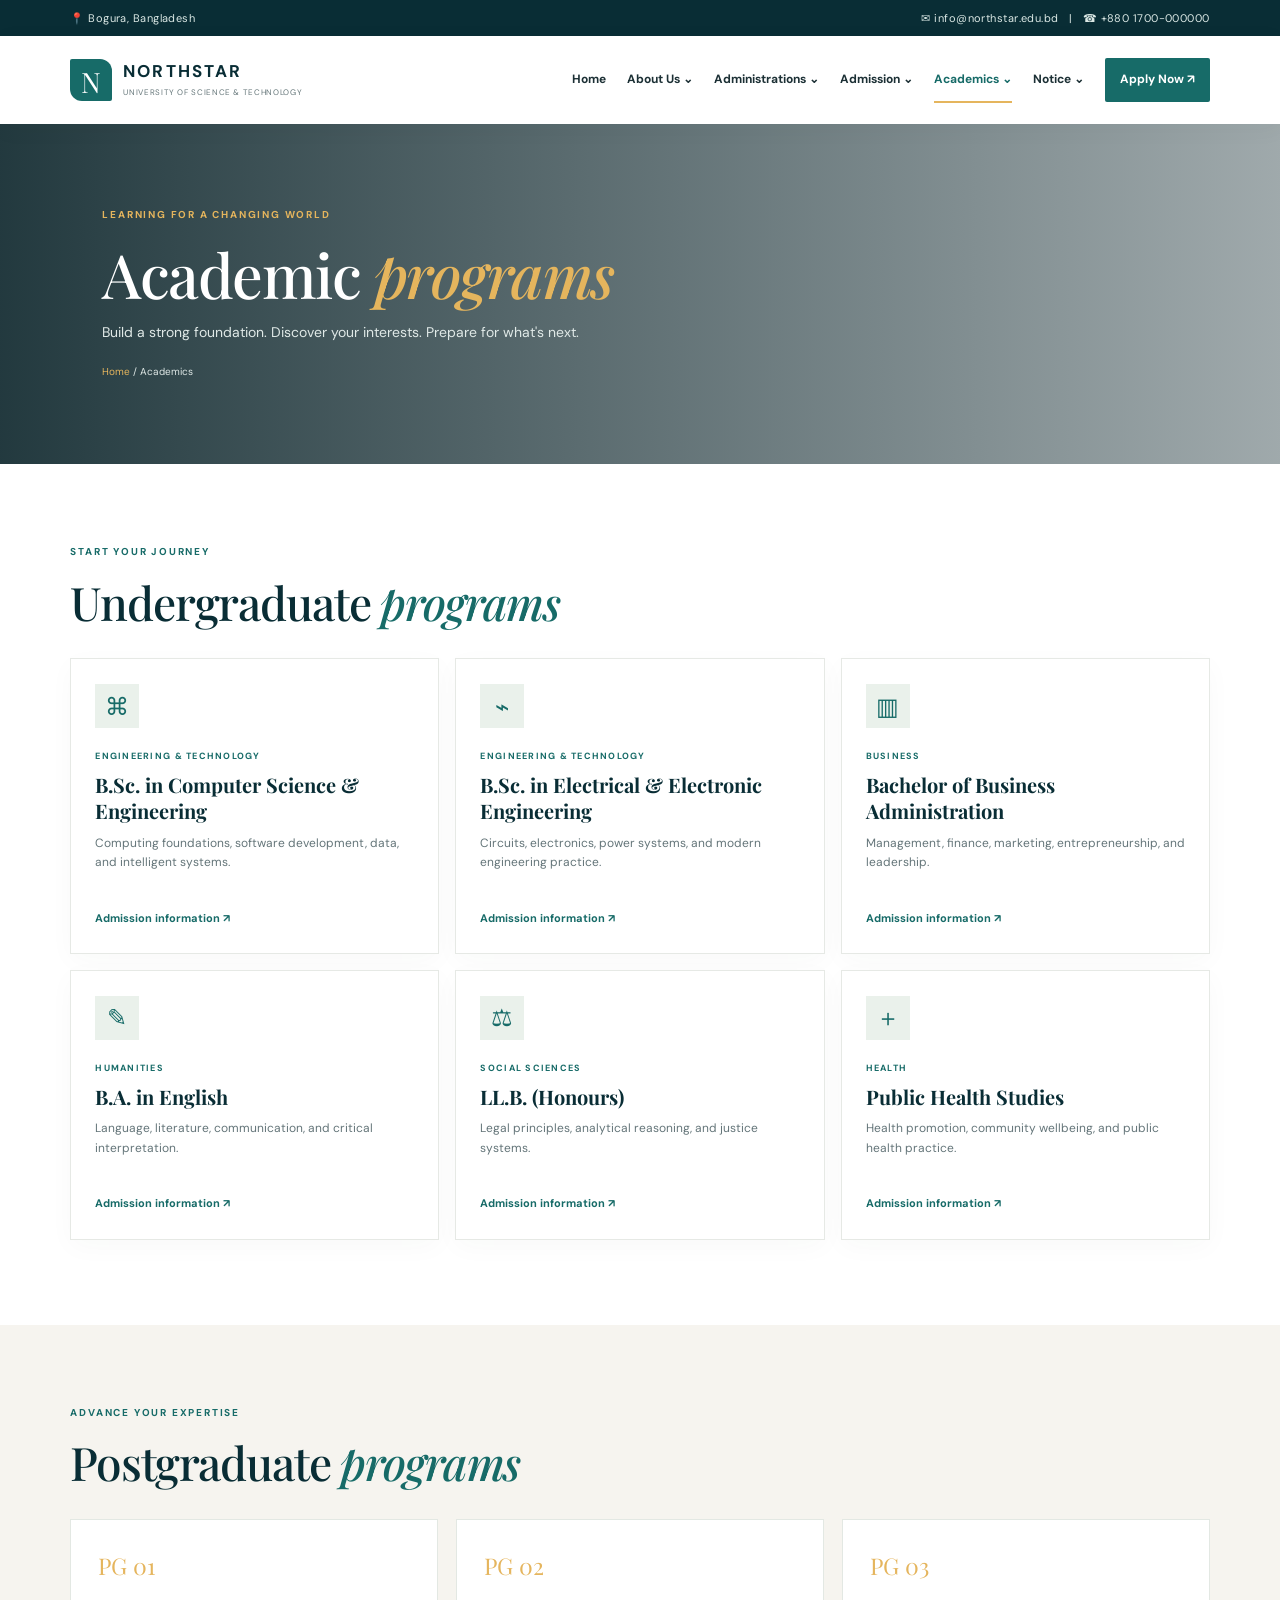
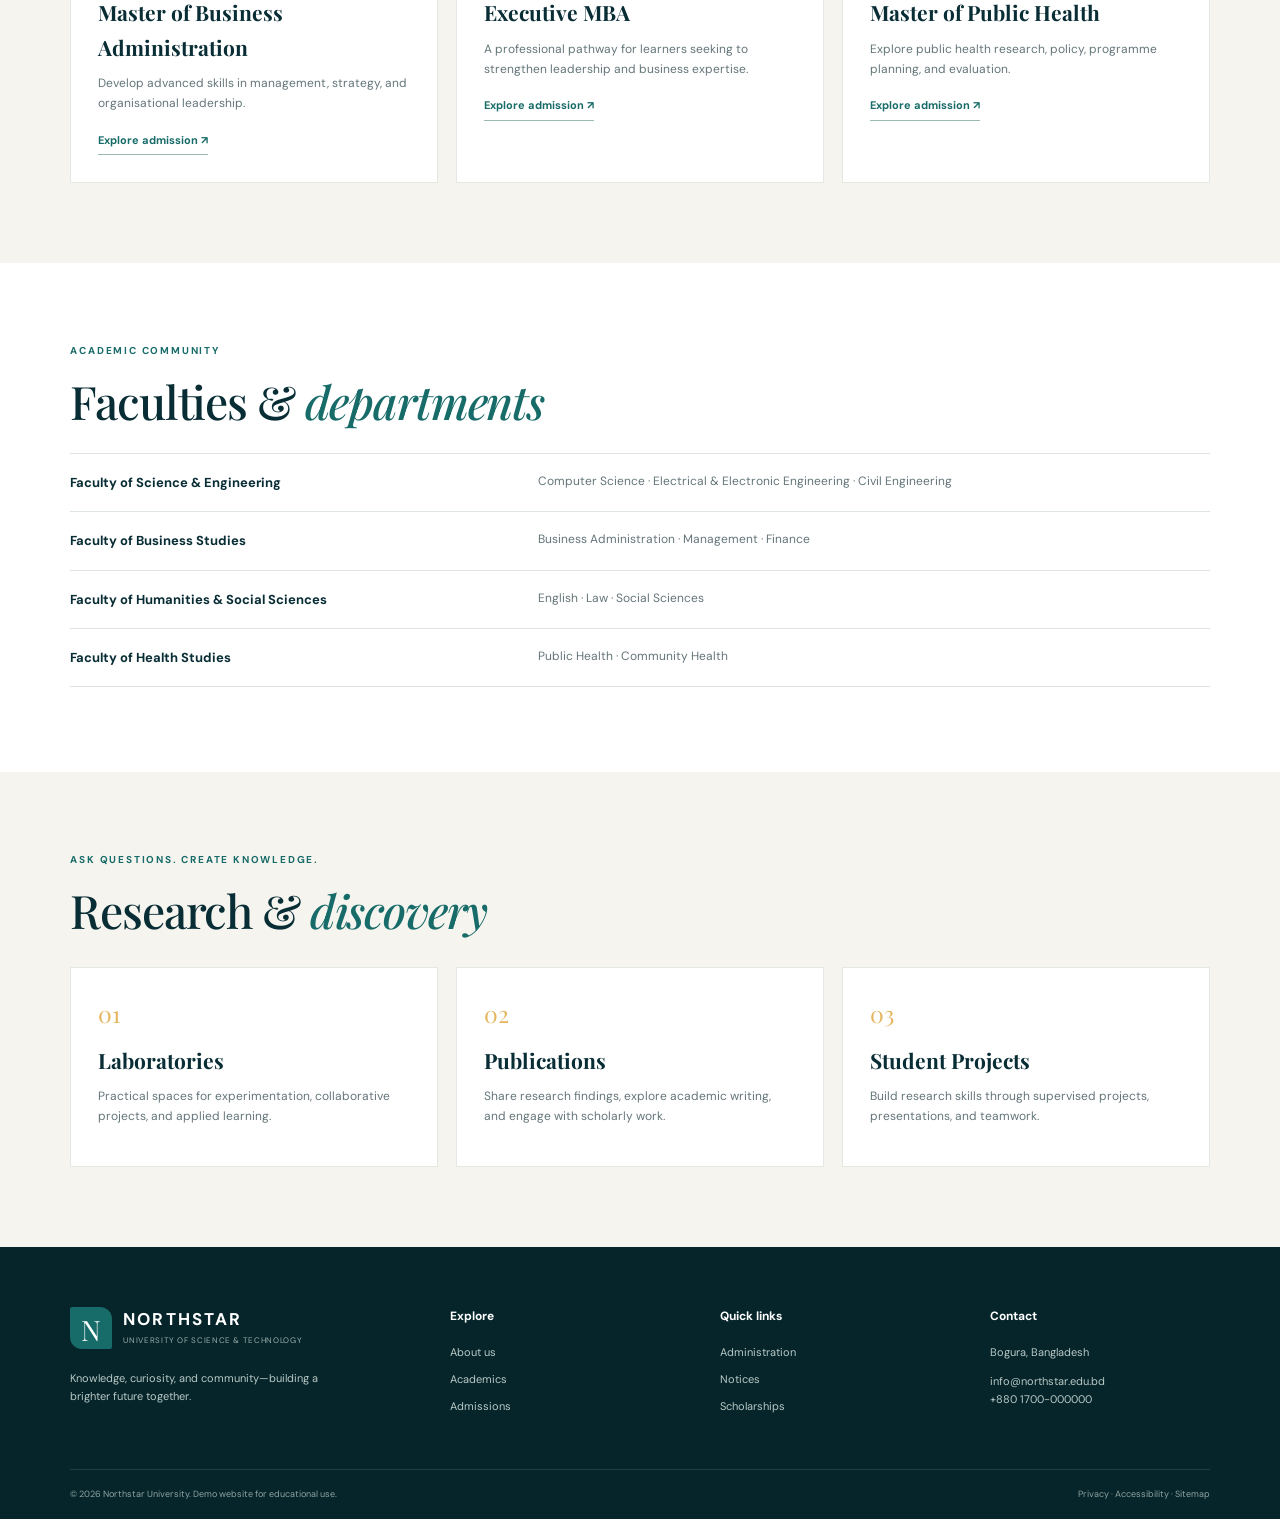
<file: academics.html>
<!DOCTYPE html><html lang="en"><head><meta charset="UTF-8"><meta name="viewport" content="width=device-width, initial-scale=1.0"><title>Academics | Northstar University</title><link rel="stylesheet" href="style.css"></head><body>
<div class="topbar"><span>📍 Bogura, Bangladesh</span><span>✉ info@northstar.edu.bd &nbsp; | &nbsp; ☎ +880 1700-000000</span></div><header class="site-header"><a class="brand" href="index.html"><span class="brand-mark">N</span><span><strong>NORTHSTAR</strong><small>UNIVERSITY OF SCIENCE & TECHNOLOGY</small></span></a><button class="menu-toggle" aria-label="Toggle navigation" aria-expanded="false">☰</button><nav class="main-nav"><a href="index.html">Home</a><div class="nav-item"><a href="about.html">About Us ⌄</a><div class="dropdown"><a href="about.html#overview">Overview</a><a href="about.html#mission">Mission & Vision</a></div></div><div class="nav-item"><a href="administrations.html">Administrations ⌄</a><div class="dropdown"><a href="administrations.html#vc">Leadership</a><a href="administrations.html#offices">Offices</a></div></div><div class="nav-item"><a href="admission.html">Admission ⌄</a><div class="dropdown"><a href="admission.html#apply">How to Apply</a><a href="admission.html#scholarships">Scholarships</a></div></div><div class="nav-item"><a class="active" href="academics.html">Academics ⌄</a><div class="dropdown"><a href="#undergraduate">Undergraduate Programs</a><a href="#postgraduate">Postgraduate Programs</a><a href="#faculties">Faculties & Departments</a><div class="nested"><a href="#research">Research ▸</a><div class="submenu"><a href="#labs">Laboratories</a><a href="#publications">Publications</a></div></div></div></div><div class="nav-item"><a href="notice.html">Notice ⌄</a><div class="dropdown"><a href="notice.html#academic">Academic Notices</a><a href="notice.html#exam">Exam Notices</a></div></div><a class="nav-apply" href="admission.html#apply">Apply Now ↗</a></nav></header>
<main><section class="page-hero" style="--page-image:url('https://images.unsplash.com/photo-1509062522246-3755977927d7?auto=format&fit=crop&w=1800&q=85')"><div><p class="eyebrow light">LEARNING FOR A CHANGING WORLD</p><h1>Academic <em>programs</em></h1><p>Build a strong foundation. Discover your interests. Prepare for what's next.</p><div class="breadcrumbs"><a href="index.html">Home</a> / Academics</div></div></section>
<section class="section-wrap page-content" id="undergraduate"><p class="eyebrow">START YOUR JOURNEY</p><h2>Undergraduate <em>programs</em></h2><div class="program-grid page-program-grid"><article class="program-card"><div class="program-icon">⌘</div><p class="program-type">ENGINEERING & TECHNOLOGY</p><h3>B.Sc. in Computer Science & Engineering</h3><p>Computing foundations, software development, data, and intelligent systems.</p><a href="admission.html#apply">Admission information ↗</a></article><article class="program-card"><div class="program-icon">⌁</div><p class="program-type">ENGINEERING & TECHNOLOGY</p><h3>B.Sc. in Electrical & Electronic Engineering</h3><p>Circuits, electronics, power systems, and modern engineering practice.</p><a href="admission.html#apply">Admission information ↗</a></article><article class="program-card"><div class="program-icon">▥</div><p class="program-type">BUSINESS</p><h3>Bachelor of Business Administration</h3><p>Management, finance, marketing, entrepreneurship, and leadership.</p><a href="admission.html#apply">Admission information ↗</a></article><article class="program-card"><div class="program-icon">✎</div><p class="program-type">HUMANITIES</p><h3>B.A. in English</h3><p>Language, literature, communication, and critical interpretation.</p><a href="admission.html#apply">Admission information ↗</a></article><article class="program-card"><div class="program-icon">⚖</div><p class="program-type">SOCIAL SCIENCES</p><h3>LL.B. (Honours)</h3><p>Legal principles, analytical reasoning, and justice systems.</p><a href="admission.html#apply">Admission information ↗</a></article><article class="program-card"><div class="program-icon">＋</div><p class="program-type">HEALTH</p><h3>Public Health Studies</h3><p>Health promotion, community wellbeing, and public health practice.</p><a href="admission.html#apply">Admission information ↗</a></article></div></section>
<section class="soft-section" id="postgraduate"><div class="section-wrap"><p class="eyebrow">ADVANCE YOUR EXPERTISE</p><h2>Postgraduate <em>programs</em></h2><div class="info-grid"><article class="info-card"><span>PG 01</span><h3>Master of Business Administration</h3><p>Develop advanced skills in management, strategy, and organisational leadership.</p><a class="text-link" href="admission.html#apply">Explore admission ↗</a></article><article class="info-card"><span>PG 02</span><h3>Executive MBA</h3><p>A professional pathway for learners seeking to strengthen leadership and business expertise.</p><a class="text-link" href="admission.html#apply">Explore admission ↗</a></article><article class="info-card"><span>PG 03</span><h3>Master of Public Health</h3><p>Explore public health research, policy, programme planning, and evaluation.</p><a class="text-link" href="admission.html#apply">Explore admission ↗</a></article></div></div></section>
<section class="section-wrap page-content" id="faculties"><p class="eyebrow">ACADEMIC COMMUNITY</p><h2>Faculties & <em>departments</em></h2><div class="faculty-list"><div><b>Faculty of Science & Engineering</b><span>Computer Science · Electrical & Electronic Engineering · Civil Engineering</span></div><div><b>Faculty of Business Studies</b><span>Business Administration · Management · Finance</span></div><div><b>Faculty of Humanities & Social Sciences</b><span>English · Law · Social Sciences</span></div><div><b>Faculty of Health Studies</b><span>Public Health · Community Health</span></div></div></section>
<section class="soft-section" id="research"><div class="section-wrap"><p class="eyebrow">ASK QUESTIONS. CREATE KNOWLEDGE.</p><h2>Research & <em>discovery</em></h2><div class="info-grid"><article class="info-card" id="labs"><span>01</span><h3>Laboratories</h3><p>Practical spaces for experimentation, collaborative projects, and applied learning.</p></article><article class="info-card" id="publications"><span>02</span><h3>Publications</h3><p>Share research findings, explore academic writing, and engage with scholarly work.</p></article><article class="info-card"><span>03</span><h3>Student Projects</h3><p>Build research skills through supervised projects, presentations, and teamwork.</p></article></div></div></section></main>
<footer class="footer"><div class="footer-main"><div class="footer-brand"><a class="brand brand-light" href="index.html"><span class="brand-mark">N</span><span><strong>NORTHSTAR</strong><small>UNIVERSITY OF SCIENCE & TECHNOLOGY</small></span></a><p>Knowledge, curiosity, and community—building a brighter future together.</p></div><div><h4>Explore</h4><a href="about.html">About us</a><a href="academics.html">Academics</a><a href="admission.html">Admissions</a></div><div><h4>Quick links</h4><a href="administrations.html">Administration</a><a href="notice.html">Notices</a><a href="admission.html#scholarships">Scholarships</a></div><div><h4>Contact</h4><p>Bogura, Bangladesh</p><p>info@northstar.edu.bd<br>+880 1700-000000</p></div></div><div class="footer-bottom"><span>© 2026 Northstar University. Demo website for educational use.</span><span>Privacy · Accessibility · Sitemap</span></div></footer><script src="script.js"></script></body></html>
</file>
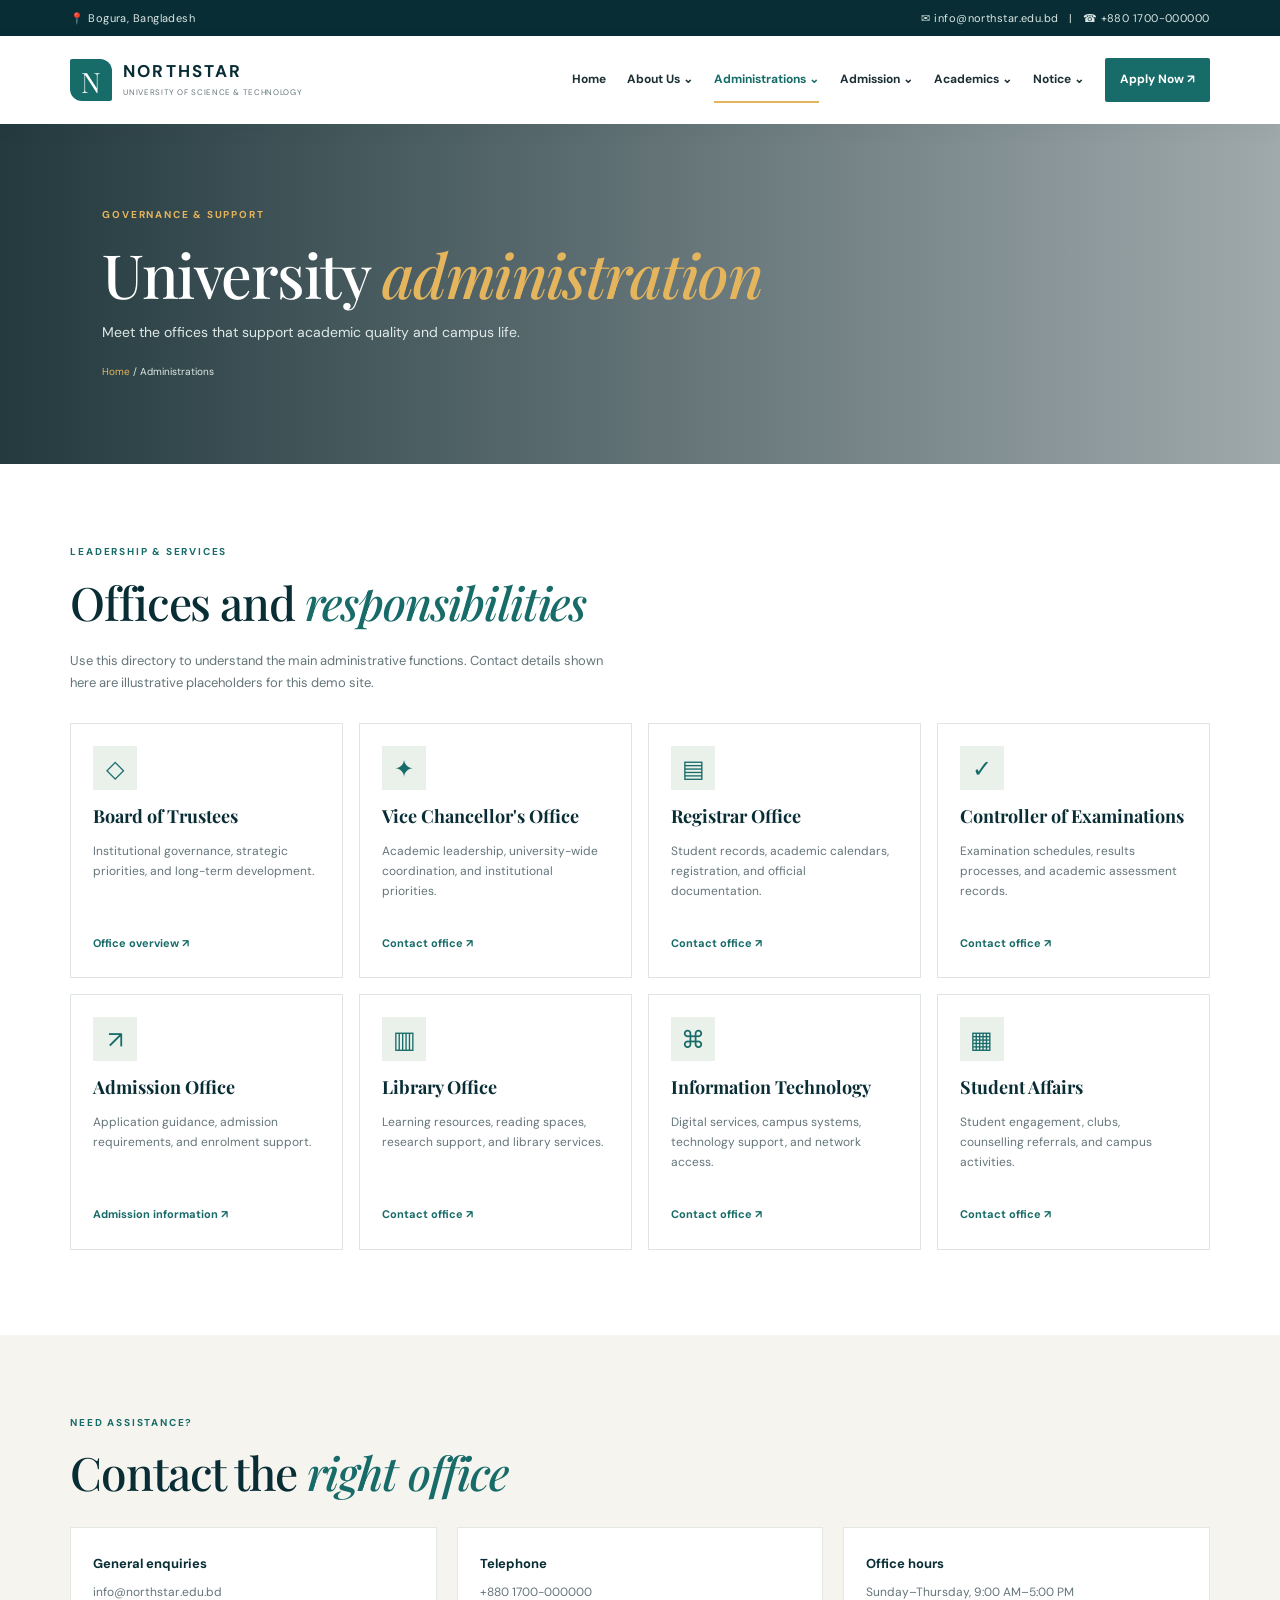
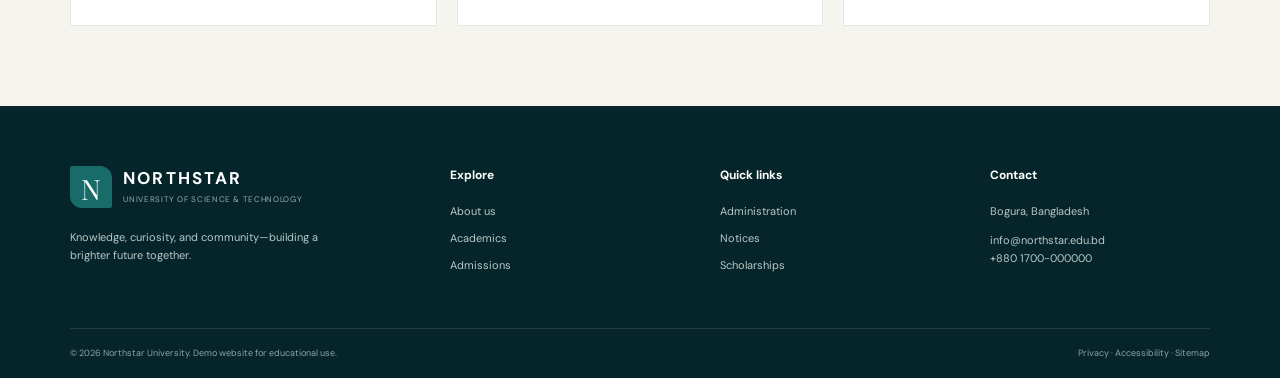
<file: administrations.html>
<!DOCTYPE html><html lang="en"><head><meta charset="UTF-8"><meta name="viewport" content="width=device-width, initial-scale=1.0"><title>Administrations | Northstar University</title><link rel="stylesheet" href="style.css"></head><body>
<div class="topbar"><span>📍 Bogura, Bangladesh</span><span>✉ info@northstar.edu.bd &nbsp; | &nbsp; ☎ +880 1700-000000</span></div><header class="site-header"><a class="brand" href="index.html"><span class="brand-mark">N</span><span><strong>NORTHSTAR</strong><small>UNIVERSITY OF SCIENCE & TECHNOLOGY</small></span></a><button class="menu-toggle" aria-label="Toggle navigation" aria-expanded="false">☰</button><nav class="main-nav"><a href="index.html">Home</a><div class="nav-item"><a href="about.html">About Us ⌄</a><div class="dropdown"><a href="about.html#overview">University Overview</a><a href="about.html#mission">Mission & Vision</a><a href="about.html#history">History</a></div></div><div class="nav-item"><a class="active" href="administrations.html">Administrations ⌄</a><div class="dropdown"><a href="#vc">Vice Chancellor's Office</a><a href="#registrar">Registrar Office</a><a href="#controller">Controller of Examinations</a><div class="nested"><a href="#offices">Administrative Offices ▸</a><div class="submenu"><a href="#admission">Admission Office</a><a href="#library">Library Office</a><a href="#it">IT Office</a></div></div></div></div><div class="nav-item"><a href="admission.html">Admission ⌄</a><div class="dropdown"><a href="admission.html#apply">How to Apply</a><a href="admission.html#requirements">Requirements</a><a href="admission.html#scholarships">Scholarships</a></div></div><div class="nav-item"><a href="academics.html">Academics ⌄</a><div class="dropdown"><a href="academics.html#undergraduate">Undergraduate</a><a href="academics.html#postgraduate">Postgraduate</a><a href="academics.html#faculties">Faculties</a></div></div><div class="nav-item"><a href="notice.html">Notice ⌄</a><div class="dropdown"><a href="notice.html#academic">Academic Notices</a><a href="notice.html#admission">Admission Notices</a><a href="notice.html#archive">Archive</a></div></div><a class="nav-apply" href="admission.html#apply">Apply Now ↗</a></nav></header>
<main><section class="page-hero" style="--page-image:url('https://images.unsplash.com/photo-1497366754035-f200968a6e72?auto=format&fit=crop&w=1800&q=85')"><div><p class="eyebrow light">GOVERNANCE & SUPPORT</p><h1>University <em>administration</em></h1><p>Meet the offices that support academic quality and campus life.</p><div class="breadcrumbs"><a href="index.html">Home</a> / Administrations</div></div></section>
<section class="section-wrap page-content"><p class="eyebrow">LEADERSHIP & SERVICES</p><h2>Offices and <em>responsibilities</em></h2><p class="heading-note">Use this directory to understand the main administrative functions. Contact details shown here are illustrative placeholders for this demo site.</p><div class="admin-grid"><article class="admin-card" id="trustees"><span class="program-icon">◇</span><h3>Board of Trustees</h3><p>Institutional governance, strategic priorities, and long-term development.</p><a href="about.html#leadership">Office overview ↗</a></article><article class="admin-card" id="vc"><span class="program-icon">✦</span><h3>Vice Chancellor's Office</h3><p>Academic leadership, university-wide coordination, and institutional priorities.</p><a href="#contact">Contact office ↗</a></article><article class="admin-card" id="registrar"><span class="program-icon">▤</span><h3>Registrar Office</h3><p>Student records, academic calendars, registration, and official documentation.</p><a href="#contact">Contact office ↗</a></article><article class="admin-card" id="controller"><span class="program-icon">✓</span><h3>Controller of Examinations</h3><p>Examination schedules, results processes, and academic assessment records.</p><a href="#contact">Contact office ↗</a></article><article class="admin-card" id="admission"><span class="program-icon">↗</span><h3>Admission Office</h3><p>Application guidance, admission requirements, and enrolment support.</p><a href="admission.html#apply">Admission information ↗</a></article><article class="admin-card" id="library"><span class="program-icon">▥</span><h3>Library Office</h3><p>Learning resources, reading spaces, research support, and library services.</p><a href="#contact">Contact office ↗</a></article><article class="admin-card" id="it"><span class="program-icon">⌘</span><h3>Information Technology</h3><p>Digital services, campus systems, technology support, and network access.</p><a href="#contact">Contact office ↗</a></article><article class="admin-card" id="offices"><span class="program-icon">▦</span><h3>Student Affairs</h3><p>Student engagement, clubs, counselling referrals, and campus activities.</p><a href="#contact">Contact office ↗</a></article></div></section>
<section class="soft-section" id="contact"><div class="section-wrap"><p class="eyebrow">NEED ASSISTANCE?</p><h2>Contact the <em>right office</em></h2><div class="contact-strip"><div><b>General enquiries</b><p>info@northstar.edu.bd</p></div><div><b>Telephone</b><p>+880 1700-000000</p></div><div><b>Office hours</b><p>Sunday–Thursday, 9:00 AM–5:00 PM</p></div></div></div></section></main>
<footer class="footer"><div class="footer-main"><div class="footer-brand"><a class="brand brand-light" href="index.html"><span class="brand-mark">N</span><span><strong>NORTHSTAR</strong><small>UNIVERSITY OF SCIENCE & TECHNOLOGY</small></span></a><p>Knowledge, curiosity, and community—building a brighter future together.</p></div><div><h4>Explore</h4><a href="about.html">About us</a><a href="academics.html">Academics</a><a href="admission.html">Admissions</a></div><div><h4>Quick links</h4><a href="administrations.html">Administration</a><a href="notice.html">Notices</a><a href="admission.html#scholarships">Scholarships</a></div><div><h4>Contact</h4><p>Bogura, Bangladesh</p><p>info@northstar.edu.bd<br>+880 1700-000000</p></div></div><div class="footer-bottom"><span>© 2026 Northstar University. Demo website for educational use.</span><span>Privacy · Accessibility · Sitemap</span></div></footer><script src="script.js"></script></body></html>
</file>
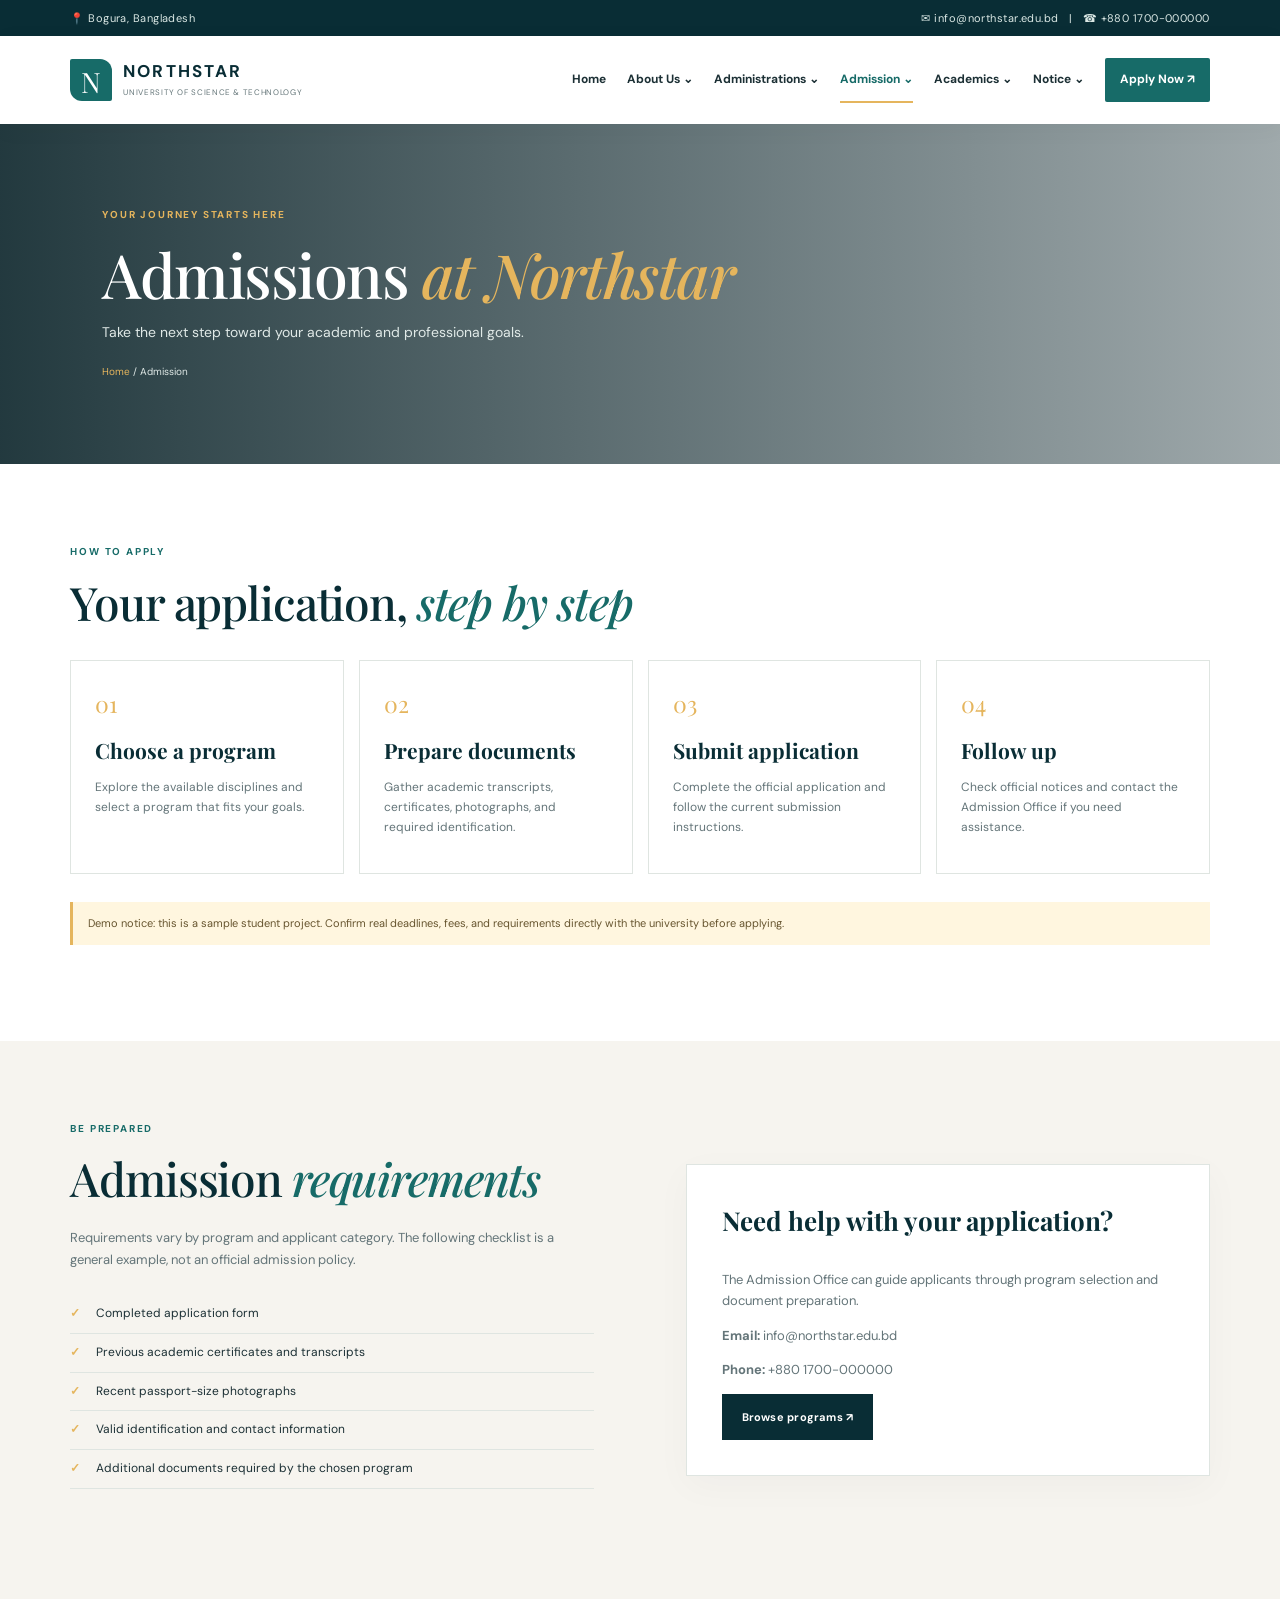
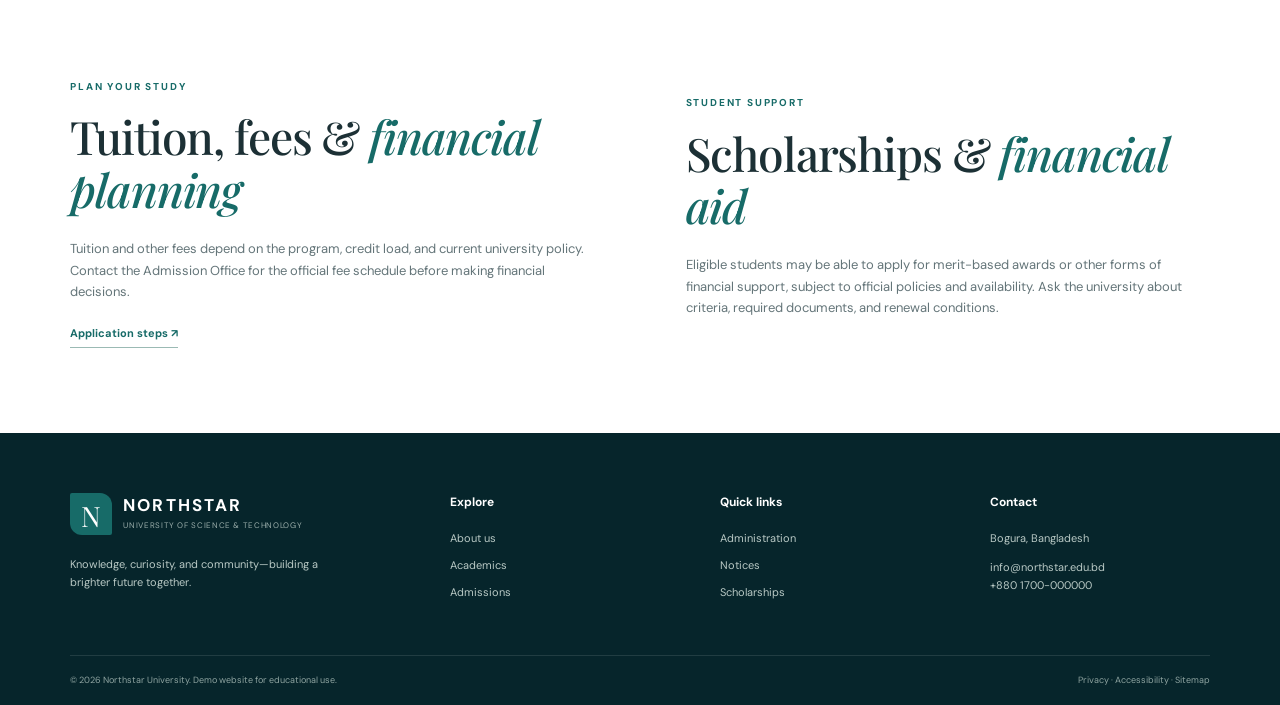
<file: admission.html>
<!DOCTYPE html><html lang="en"><head><meta charset="UTF-8"><meta name="viewport" content="width=device-width, initial-scale=1.0"><title>Admission | Northstar University</title><link rel="stylesheet" href="style.css"></head><body>
<div class="topbar"><span>📍 Bogura, Bangladesh</span><span>✉ info@northstar.edu.bd &nbsp; | &nbsp; ☎ +880 1700-000000</span></div><header class="site-header"><a class="brand" href="index.html"><span class="brand-mark">N</span><span><strong>NORTHSTAR</strong><small>UNIVERSITY OF SCIENCE & TECHNOLOGY</small></span></a><button class="menu-toggle" aria-label="Toggle navigation" aria-expanded="false">☰</button><nav class="main-nav"><a href="index.html">Home</a><div class="nav-item"><a href="about.html">About Us ⌄</a><div class="dropdown"><a href="about.html#overview">University Overview</a><a href="about.html#mission">Mission & Vision</a></div></div><div class="nav-item"><a href="administrations.html">Administrations ⌄</a><div class="dropdown"><a href="administrations.html#vc">Leadership</a><a href="administrations.html#offices">Administrative Offices</a></div></div><div class="nav-item"><a class="active" href="admission.html">Admission ⌄</a><div class="dropdown"><a href="#apply">How to Apply</a><a href="#requirements">Requirements</a><a href="#tuition">Tuition & Fees</a><a href="#scholarships">Scholarships</a><div class="nested"><a href="#programs">Program Options ▸</a><div class="submenu"><a href="academics.html#undergraduate">Undergraduate</a><a href="academics.html#postgraduate">Postgraduate</a></div></div></div></div><div class="nav-item"><a href="academics.html">Academics ⌄</a><div class="dropdown"><a href="academics.html#undergraduate">Undergraduate</a><a href="academics.html#postgraduate">Postgraduate</a></div></div><div class="nav-item"><a href="notice.html">Notice ⌄</a><div class="dropdown"><a href="notice.html#admission">Admission Notices</a><a href="notice.html#archive">Notice Archive</a></div></div><a class="nav-apply" href="#apply">Apply Now ↗</a></nav></header>
<main><section class="page-hero" style="--page-image:url('https://images.unsplash.com/photo-1523580494863-6f3031224c94?auto=format&fit=crop&w=1800&q=85')"><div><p class="eyebrow light">YOUR JOURNEY STARTS HERE</p><h1>Admissions <em>at Northstar</em></h1><p>Take the next step toward your academic and professional goals.</p><div class="breadcrumbs"><a href="index.html">Home</a> / Admission</div></div></section>
<section class="section-wrap page-content" id="apply"><p class="eyebrow">HOW TO APPLY</p><h2>Your application, <em>step by step</em></h2><div class="steps-grid"><article class="step-card"><span>01</span><h3>Choose a program</h3><p>Explore the available disciplines and select a program that fits your goals.</p></article><article class="step-card"><span>02</span><h3>Prepare documents</h3><p>Gather academic transcripts, certificates, photographs, and required identification.</p></article><article class="step-card"><span>03</span><h3>Submit application</h3><p>Complete the official application and follow the current submission instructions.</p></article><article class="step-card"><span>04</span><h3>Follow up</h3><p>Check official notices and contact the Admission Office if you need assistance.</p></article></div><p class="notice-disclaimer">Demo notice: this is a sample student project. Confirm real deadlines, fees, and requirements directly with the university before applying.</p></section>
<section class="soft-section" id="requirements"><div class="section-wrap split-content"><div><p class="eyebrow">BE PREPARED</p><h2>Admission <em>requirements</em></h2><p>Requirements vary by program and applicant category. The following checklist is a general example, not an official admission policy.</p><ul class="check-list dark-check"><li>Completed application form</li><li>Previous academic certificates and transcripts</li><li>Recent passport-size photographs</li><li>Valid identification and contact information</li><li>Additional documents required by the chosen program</li></ul></div><div class="highlight-card"><h3>Need help with your application?</h3><p>The Admission Office can guide applicants through program selection and document preparation.</p><p><b>Email:</b> info@northstar.edu.bd</p><p><b>Phone:</b> +880 1700-000000</p><a class="btn btn-dark" href="academics.html">Browse programs ↗</a></div></div></section>
<section class="section-wrap page-content split-content" id="tuition"><div><p class="eyebrow">PLAN YOUR STUDY</p><h2>Tuition, fees & <em>financial planning</em></h2><p>Tuition and other fees depend on the program, credit load, and current university policy. Contact the Admission Office for the official fee schedule before making financial decisions.</p><a class="text-link" href="#apply">Application steps ↗</a></div><div id="scholarships"><p class="eyebrow">STUDENT SUPPORT</p><h2>Scholarships & <em>financial aid</em></h2><p>Eligible students may be able to apply for merit-based awards or other forms of financial support, subject to official policies and availability. Ask the university about criteria, required documents, and renewal conditions.</p></div></section></main>
<footer class="footer"><div class="footer-main"><div class="footer-brand"><a class="brand brand-light" href="index.html"><span class="brand-mark">N</span><span><strong>NORTHSTAR</strong><small>UNIVERSITY OF SCIENCE & TECHNOLOGY</small></span></a><p>Knowledge, curiosity, and community—building a brighter future together.</p></div><div><h4>Explore</h4><a href="about.html">About us</a><a href="academics.html">Academics</a><a href="admission.html">Admissions</a></div><div><h4>Quick links</h4><a href="administrations.html">Administration</a><a href="notice.html">Notices</a><a href="admission.html#scholarships">Scholarships</a></div><div><h4>Contact</h4><p>Bogura, Bangladesh</p><p>info@northstar.edu.bd<br>+880 1700-000000</p></div></div><div class="footer-bottom"><span>© 2026 Northstar University. Demo website for educational use.</span><span>Privacy · Accessibility · Sitemap</span></div></footer><script src="script.js"></script></body></html>
</file>
<file: style.css>
@import url('https://fonts.googleapis.com/css2?family=DM+Sans:wght@400;500;600;700&family=Playfair+Display:ital,wght@0,500;0,600;0,700;1,500;1,600&display=swap');
:root{--navy:#092d35;--navy2:#0e4149;--teal:#176b68;--gold:#e5b55d;--cream:#f6f4ef;--muted:#647579;--ink:#1c3035;--white:#fff;--line:#dfe5e1;--serif:'Playfair Display',Georgia,serif;--sans:'DM Sans',Arial,sans-serif}
*{box-sizing:border-box}html{scroll-behavior:smooth;scroll-padding-top:100px}body{margin:0;font-family:var(--sans);color:var(--ink);background:#fff;line-height:1.65}img{display:block;max-width:100%;object-fit:cover}a{color:inherit;text-decoration:none}button{font:inherit}.topbar{height:36px;background:var(--navy);color:#dbe8e5;padding:0 5.5%;display:flex;align-items:center;justify-content:space-between;font-size:11px;letter-spacing:.04em}.site-header{height:88px;background:#fff;display:flex;align-items:center;justify-content:space-between;padding:0 5.5%;gap:24px;position:sticky;top:0;z-index:50;box-shadow:0 5px 22px #092d350b}.brand{display:flex;align-items:center;gap:11px;flex-shrink:0}.brand-mark{width:42px;height:42px;display:grid;place-items:center;background:var(--teal);color:#fff;font-family:var(--serif);font-size:28px;border-radius:2px 12px 2px 12px}.brand strong{display:block;font-size:17px;letter-spacing:.12em;color:var(--navy);line-height:1.2}.brand small{display:block;font-size:8px;letter-spacing:.08em;color:#66777a;margin-top:4px}.main-nav{display:flex;align-items:center;gap:21px;height:100%;font-size:12px;font-weight:700}.main-nav>a,.nav-item>a{height:100%;display:flex;align-items:center;gap:5px;white-space:nowrap;position:relative}.main-nav a:hover,.main-nav a.active{color:var(--teal)}.main-nav>a.active:after,.nav-item>a.active:after{content:"";height:2px;position:absolute;bottom:21px;left:0;right:0;background:var(--gold)}.nav-apply{background:var(--teal);color:white!important;padding:12px 15px;height:auto!important;border-radius:2px}.nav-apply:hover{background:var(--navy)}.nav-item{height:100%;position:relative;display:flex;align-items:center}.dropdown,.submenu{position:absolute;top:calc(100% - 10px);left:-15px;background:#fff;min-width:220px;box-shadow:0 12px 35px #092d3520;padding:10px;display:none;border-top:3px solid var(--gold);z-index:100}.dropdown a,.submenu a{display:block;padding:10px 12px;color:#30464a;font-size:12px;font-weight:500;border-bottom:1px solid #eef1ef}.dropdown a:last-child,.submenu a:last-child{border-bottom:0}.dropdown a:hover,.submenu a:hover{background:var(--cream);color:var(--teal)}.nav-item:hover>.dropdown,.nav-item:focus-within>.dropdown,.nested:hover>.submenu,.nested:focus-within>.submenu{display:block}.nested{position:relative}.submenu{top:0;left:100%;border-top:0;border-left:3px solid var(--gold)}.menu-toggle{display:none;border:0;background:var(--navy);color:white;border-radius:3px;padding:8px 12px;font-size:21px}
.hero{height:min(680px,72vw);min-height:520px;position:relative;overflow:hidden;background:var(--navy)}.hero-slide{position:absolute;inset:0;background-image:var(--hero-image);background-size:cover;background-position:center;opacity:0;transform:scale(1.03);transition:opacity 1.2s ease,transform 5s ease}.hero-slide.active{opacity:1;transform:scale(1)}.hero-overlay{position:absolute;inset:0;background:linear-gradient(90deg,rgba(4,30,36,.88) 0%,rgba(4,30,36,.67) 43%,rgba(4,30,36,.14) 100%)}.hero-content{position:relative;z-index:2;padding:105px 0 0 10%;max-width:720px;color:white}.eyebrow{font-size:10px;letter-spacing:.18em;font-weight:700;color:var(--teal);margin:0 0 15px}.eyebrow.light{color:var(--gold)}h1,h2,h3,h4,p{margin-top:0}h1,h2{font-family:var(--serif);font-weight:500;line-height:1.15;letter-spacing:-.025em}h1{font-size:clamp(43px,5.3vw,72px);margin-bottom:20px}h2{font-size:clamp(32px,3.6vw,47px);margin-bottom:22px}h1 em,h2 em{font-weight:500;color:var(--gold)}.hero-copy{max-width:460px;color:#e1e9e6;font-size:15px;margin-bottom:28px}.hero-actions{display:flex;gap:12px;flex-wrap:wrap}.btn{display:inline-flex;align-items:center;justify-content:center;padding:13px 19px;font-size:11px;font-weight:700;letter-spacing:.02em;border:1px solid transparent;transition:.2s}.btn-gold{background:var(--gold);color:var(--navy)}.btn-gold:hover{background:#f2ca7e;transform:translateY(-2px)}.btn-outline{border-color:#ffffff9c;color:#fff}.btn-outline:hover{background:#fff;color:var(--navy)}.btn-dark{background:var(--navy);color:#fff}.slide-controls{position:absolute;z-index:3;bottom:28px;left:10%;display:flex;align-items:center;gap:18px;color:#fff;font-size:12px}.slide-controls button{width:37px;height:37px;border:1px solid #ffffff88;color:#fff;background:#ffffff12;cursor:pointer}.slide-controls button:hover{background:var(--gold);color:var(--navy)}.slide-count b{color:var(--gold)}.hero-tag{position:absolute;z-index:3;bottom:32px;right:5.5%;background:#fff;padding:13px 17px;font-size:11px;font-weight:700;box-shadow:0 7px 25px #0002}.tag-dot{display:inline-block;width:7px;height:7px;background:#40a37a;border-radius:50%;margin-right:8px}
.section-wrap{width:min(1180px,89%);margin:0 auto}.intro{display:grid;grid-template-columns:1fr 1fr;gap:9%;align-items:center;padding-top:110px;padding-bottom:110px}.intro-visual{position:relative;padding:0 35px 35px 0}.student-photo{width:100%;height:455px;object-fit:cover}.experience-card{position:absolute;left:-20px;bottom:5px;background:var(--gold);padding:18px 23px;display:flex;align-items:center;gap:13px;color:var(--navy)}.experience-card strong{font-family:var(--serif);font-size:38px;line-height:1}.experience-card span{font-size:10px;line-height:1.4;font-weight:700}.intro-copy>p:not(.eyebrow){color:var(--muted);font-size:13px}.intro-copy h2{color:var(--navy)}.intro-copy h2 em,.section-heading h2 em,.why-copy h2 em,.page-content h2 em,.soft-section h2 em{color:var(--teal)}.text-link{display:inline-block;color:var(--teal);font-size:11px;font-weight:700;border-bottom:1px solid #9bbab4;padding-bottom:5px;margin-top:8px}.text-link span{padding-left:10px}.campus-inline{width:75%;height:130px;margin:27px 0 0 auto;object-fit:cover}
.programs-section{padding:75px 0 105px}.programs-section:before{content:"";position:absolute;left:0;right:0;height:580px;background:var(--cream);z-index:-1}.section-heading{display:flex;justify-content:space-between;align-items:end;gap:20px;margin-bottom:28px}.section-heading h2{margin-bottom:0;color:var(--navy)}.section-heading .text-link{margin-bottom:7px}.program-tabs{display:flex;gap:8px;margin:30px 0 22px}.program-tab{border:1px solid #d7dfda;background:transparent;padding:9px 15px;color:#53666a;font-size:11px;cursor:pointer}.program-tab.active,.program-tab:hover{background:var(--teal);color:white;border-color:var(--teal)}.program-grid{display:grid;grid-template-columns:repeat(3,1fr);gap:16px}.program-card{background:#fff;padding:25px 24px 23px;border:1px solid #e6e9e5;box-shadow:0 7px 25px #163c3507;transition:.25s}.program-card:hover{transform:translateY(-5px);box-shadow:0 14px 35px #163c3516;border-color:#c3d5cd}.program-icon{display:grid;place-items:center;width:44px;height:44px;background:#eaf1eb;color:var(--teal);font-size:24px;margin-bottom:21px}.program-type{font-size:9px;letter-spacing:.14em;color:var(--teal);font-weight:700;margin-bottom:8px}.program-card h3,.seminar-card h3{font-family:var(--serif);font-size:20px;line-height:1.28;color:var(--navy);margin-bottom:10px}.program-card>p:not(.program-type){font-size:12px;color:var(--muted);min-height:58px}.program-card>a,.seminar-body>a,.admin-card>a{font-size:11px;font-weight:700;color:var(--teal)}.program-card>a span{margin-left:7px}.program-card[hidden]{display:none}
.facilities{display:grid;grid-template-columns:1fr 1fr;background:var(--navy);color:#fff}.facility-photo{min-height:550px}.facility-photo img{height:100%;width:100%;object-fit:cover}.facility-copy{padding:75px clamp(35px,7vw,100px);align-self:center}.facility-copy h2{font-size:clamp(32px,3.6vw,47px)}.facility-copy>p:not(.eyebrow){color:#c6d3d2;font-size:13px}.check-list{list-style:none;padding:0;margin:25px 0 30px}.check-list li{position:relative;padding:9px 0 9px 26px;font-size:12px;color:#e3ece9;border-bottom:1px solid #ffffff1a}.check-list li:before{content:"✓";position:absolute;left:0;color:var(--gold);font-weight:700}.why-section{padding-top:110px;padding-bottom:110px;display:grid;grid-template-columns:1fr 1fr;gap:9%;align-items:center}.why-copy>p:not(.eyebrow){color:var(--muted);font-size:13px}.why-points{margin:27px 0}.why-points>div{display:flex;gap:18px;padding:15px 0;border-bottom:1px solid var(--line)}.why-points>div>strong{font-family:var(--serif);font-size:22px;color:var(--gold)}.why-points b,.why-points small{display:block}.why-points b{font-size:12px;color:var(--navy)}.why-points small{font-size:11px;color:var(--muted);margin-top:4px}.why-image{position:relative;padding:0 0 30px 30px}.why-image img{width:100%;height:470px}.image-caption{position:absolute;bottom:0;left:0;background:var(--gold);padding:14px 18px;font-family:var(--serif);font-size:16px;color:var(--navy)}
.news-section{background:var(--cream);padding:80px 0}.news-columns{display:grid;grid-template-columns:1fr 1fr;gap:55px}.compact{margin-bottom:22px}.compact h2{font-size:35px}.notice-row{display:grid;grid-template-columns:54px 1fr 20px;gap:15px;align-items:center;padding:17px 0;border-bottom:1px solid #dce3de}.date-box{width:52px;height:58px;display:flex;flex-direction:column;justify-content:center;align-items:center;background:#fff;border:1px solid #e1e7e2;color:var(--navy);flex-shrink:0}.date-box b{font-family:var(--serif);font-size:25px;line-height:1.1}.date-box small{font-size:9px;font-weight:700;letter-spacing:.1em;color:var(--teal)}.notice-label{font-size:8px;letter-spacing:.12em;font-weight:700;color:var(--teal);display:block;margin-bottom:4px}.notice-row strong{display:block;font-family:var(--serif);font-size:15px;line-height:1.3;color:var(--navy)}.notice-row>span>small:last-child{font-size:9px;color:var(--muted);display:block;margin-top:5px}.row-arrow{color:var(--teal)}.event-card{display:grid;grid-template-columns:125px 1fr;gap:16px;margin-bottom:18px;padding-bottom:18px;border-bottom:1px solid #dce3de}.event-card img{height:116px;width:125px}.event-card small{font-size:9px;letter-spacing:.08em;color:var(--teal);font-weight:700}.event-card h3{font-family:var(--serif);font-size:17px;line-height:1.3;color:var(--navy);margin:5px 0}.event-card p{font-size:11px;color:var(--muted);margin:0}
.seminars{padding-top:100px;padding-bottom:105px}.heading-note{font-size:13px;color:var(--muted);max-width:560px;margin:14px 0 0}.seminar-grid{display:grid;grid-template-columns:repeat(3,1fr);gap:19px;margin-top:32px}.seminar-card{border:1px solid #e1e7e2;background:white}.seminar-card>img{height:210px;width:100%}.seminar-body{padding:21px}.seminar-body .pill{display:inline-block;background:#eaf1eb;color:var(--teal);padding:5px 8px;font-size:8px;letter-spacing:.1em;font-weight:700;margin-right:9px}.seminar-body>small{font-size:9px;color:var(--muted);font-weight:700}.seminar-body h3{margin-top:14px}.seminar-body p{font-size:12px;color:var(--muted);min-height:55px}.cta-band{background:var(--teal);color:#fff;padding:55px 8%;display:flex;align-items:center;justify-content:space-between;gap:25px}.cta-band h2{margin:0;font-size:clamp(30px,3.5vw,44px)}.cta-band h2 em{color:var(--gold)}
.footer{background:#06252b;color:#c6d4d1;padding:60px 5.5% 0}.footer-main{display:grid;grid-template-columns:1.5fr 1fr 1fr 1fr;gap:50px;padding-bottom:45px}.brand-light strong{color:#fff}.brand-light small{color:#9aadaa}.footer-brand p{max-width:250px;font-size:11px;color:#aabbb7;margin-top:20px}.footer h4{color:#fff;font-size:12px;margin:0 0 16px}.footer-main>div:not(:first-child)>a{display:block;font-size:11px;margin:9px 0;color:#b9c9c5}.footer-main p{font-size:11px;color:#b9c9c5}.footer-bottom{border-top:1px solid #ffffff1c;padding:17px 0;display:flex;justify-content:space-between;gap:15px;font-size:9px;color:#8fa4a1}
.page-hero{min-height:340px;background-image:linear-gradient(90deg,rgba(4,30,36,.88),rgba(4,30,36,.38)),var(--page-image);background-position:center;background-size:cover;display:flex;align-items:center;color:white;padding:65px 8%}.page-hero>div{max-width:720px}.page-hero h1{font-size:clamp(40px,5vw,61px);margin-bottom:12px}.page-hero p:not(.eyebrow){color:#e0e9e7;font-size:14px}.breadcrumbs{font-size:10px;color:#e0e9e7;margin-top:20px}.breadcrumbs a{color:var(--gold)}.page-content{padding-top:80px;padding-bottom:85px}.page-content>h2{color:var(--navy)}.split-content{display:grid;grid-template-columns:1fr 1fr;gap:8%;align-items:center}.split-content img{width:100%;height:390px}.split-content p:not(.eyebrow){color:var(--muted);font-size:13px}.soft-section{background:var(--cream);padding:80px 0}.soft-section h2{color:var(--navy)}.info-grid{display:grid;grid-template-columns:repeat(3,1fr);gap:18px;margin-top:30px}.info-card{padding:27px;background:#fff;border:1px solid #e3e8e3}.info-card>span,.step-card>span{font-family:var(--serif);font-size:23px;color:var(--gold)}.info-card h3,.step-card h3,.admin-card h3{font-family:var(--serif);font-size:21px;color:var(--navy);margin:10px 0}.info-card p,.step-card p,.admin-card p{font-size:12px;color:var(--muted)}.info-card .text-link{margin-top:4px}.admin-grid{display:grid;grid-template-columns:repeat(4,1fr);gap:16px;margin-top:30px}.admin-card{padding:22px;border:1px solid var(--line)}.admin-card .program-icon{margin-bottom:12px}.admin-card h3{font-size:18px}.admin-card p{min-height:75px}.contact-strip{display:grid;grid-template-columns:repeat(3,1fr);gap:20px;margin-top:28px}.contact-strip>div{background:#fff;padding:22px;border:1px solid #e3e8e3}.contact-strip b{color:var(--navy);font-size:13px}.contact-strip p{font-size:12px;color:var(--muted);margin:7px 0 0}.steps-grid{display:grid;grid-template-columns:repeat(4,1fr);gap:15px;margin-top:32px}.step-card{border:1px solid var(--line);padding:24px}.highlight-card{background:#fff;padding:35px;border:1px solid var(--line);box-shadow:0 10px 35px #092d3508}.highlight-card h3{font-family:var(--serif);font-size:26px;color:var(--navy)}.highlight-card p{font-size:12px}.dark-check li{color:var(--ink);border-color:var(--line)}.notice-disclaimer{font-size:11px;background:#fff6df;padding:12px 15px;border-left:3px solid var(--gold);color:#67552f;margin-top:28px}.page-program-grid{margin-top:30px}.faculty-list{margin-top:25px;border-top:1px solid var(--line)}.faculty-list>div{display:grid;grid-template-columns:1fr 1.5fr;gap:20px;padding:18px 0;border-bottom:1px solid var(--line)}.faculty-list b{color:var(--navy);font-size:13px}.faculty-list span{font-size:12px;color:var(--muted)}.notice-list{margin-top:30px}.notice-item{display:grid;grid-template-columns:55px 1fr 20px;gap:18px;padding:22px 0;border-bottom:1px solid var(--line);align-items:start}.notice-item h3{font-family:var(--serif);font-size:21px;color:var(--navy);margin:3px 0 7px}.notice-item p{font-size:12px;color:var(--muted);margin-bottom:7px}.notice-item>div>small:last-child{font-size:10px;color:#819092}.notice-item>a{color:var(--teal)}
@media(max-width:1150px){.main-nav{gap:12px;font-size:11px}.brand strong{font-size:15px}.brand small{font-size:7px}.site-header{padding:0 3%}.nav-apply{padding:10px}.program-card{padding:20px}.admin-grid{grid-template-columns:repeat(2,1fr)}}
@media(max-width:900px){.menu-toggle{display:block}.site-header{height:76px}.main-nav{display:none;position:absolute;top:76px;left:0;right:0;background:white;height:auto;max-height:calc(100vh - 110px);overflow:auto;align-items:stretch;padding:10px 5% 20px;box-shadow:0 15px 25px #092d3520;flex-direction:column;gap:0}.main-nav.open{display:flex}.main-nav>a,.nav-item>a{height:auto;min-height:43px}.nav-item{display:block;height:auto}.main-nav>a.active:after,.nav-item>a.active:after{display:none}.dropdown,.submenu{position:static;box-shadow:none;border-top:1px solid var(--line);border-left:2px solid var(--gold);min-width:0;padding:5px 8px;display:none}.nav-item.open>.dropdown,.nested.open>.submenu{display:block}.nested>a{display:block;padding:10px 12px;font-size:12px}.hero-content{padding:100px 8% 0}.hero{min-height:550px}.intro,.why-section{gap:6%}.student-photo{height:380px}.facility-copy{padding:55px 35px}.news-columns{gap:30px}.footer-main{gap:25px}.steps-grid{grid-template-columns:repeat(2,1fr)}}
@media(max-width:650px){.topbar{padding:0 4%;font-size:9px}.topbar span:first-child{display:none}.topbar{justify-content:center}.brand-mark{width:36px;height:36px;font-size:24px}.brand strong{font-size:14px}.brand small{font-size:6px}.hero{min-height:570px;height:82vh;max-height:700px}.hero-content{padding:95px 7% 0}.hero-copy{font-size:13px}.hero-tag{right:6%;bottom:23px;font-size:9px}.slide-controls{left:7%;bottom:23px}.intro,.why-section,.split-content{grid-template-columns:1fr;padding-top:65px;padding-bottom:65px;gap:35px}.intro-visual{padding-right:20px}.student-photo{height:340px}.experience-card{left:0}.campus-inline{width:85%}.programs-section{padding:60px 0 70px}.section-heading{align-items:flex-start;flex-direction:column;gap:14px}.section-heading h2{font-size:35px}.program-grid,.seminar-grid,.news-columns,.info-grid{grid-template-columns:1fr}.program-card>p:not(.program-type){min-height:0}.facility-photo{min-height:300px;height:300px}.facility-copy{padding:48px 7%}.why-image{padding-left:18px}.why-image img{height:340px}.news-section{padding:60px 0}.news-columns{gap:45px}.compact{flex-direction:row;align-items:end}.compact h2{font-size:31px}.event-card{grid-template-columns:100px 1fr}.event-card img{width:100px;height:110px}.seminars{padding-top:65px;padding-bottom:70px}.seminar-card>img{height:220px}.cta-band{padding:45px 7%;align-items:flex-start;flex-direction:column}.footer{padding:45px 6% 0}.footer-main{grid-template-columns:1fr 1fr;gap:28px 20px}.footer-brand{grid-column:1/-1}.footer-bottom{flex-direction:column}.page-hero{min-height:300px;padding:55px 7%}.page-content{padding-top:60px;padding-bottom:60px}.soft-section{padding:60px 0}.admin-grid{grid-template-columns:1fr}.admin-card p{min-height:0}.contact-strip{grid-template-columns:1fr}.steps-grid{grid-template-columns:1fr}.faculty-list>div{grid-template-columns:1fr;gap:5px}.notice-item{grid-template-columns:48px 1fr 15px;gap:12px}.notice-item h3{font-size:18px}.date-box{width:46px;height:54px}.notice-item p{font-size:11px}}
@media(prefers-reduced-motion:reduce){*,*::before,*::after{scroll-behavior:auto!important;animation:none!important;transition:none!important}}
</file>
